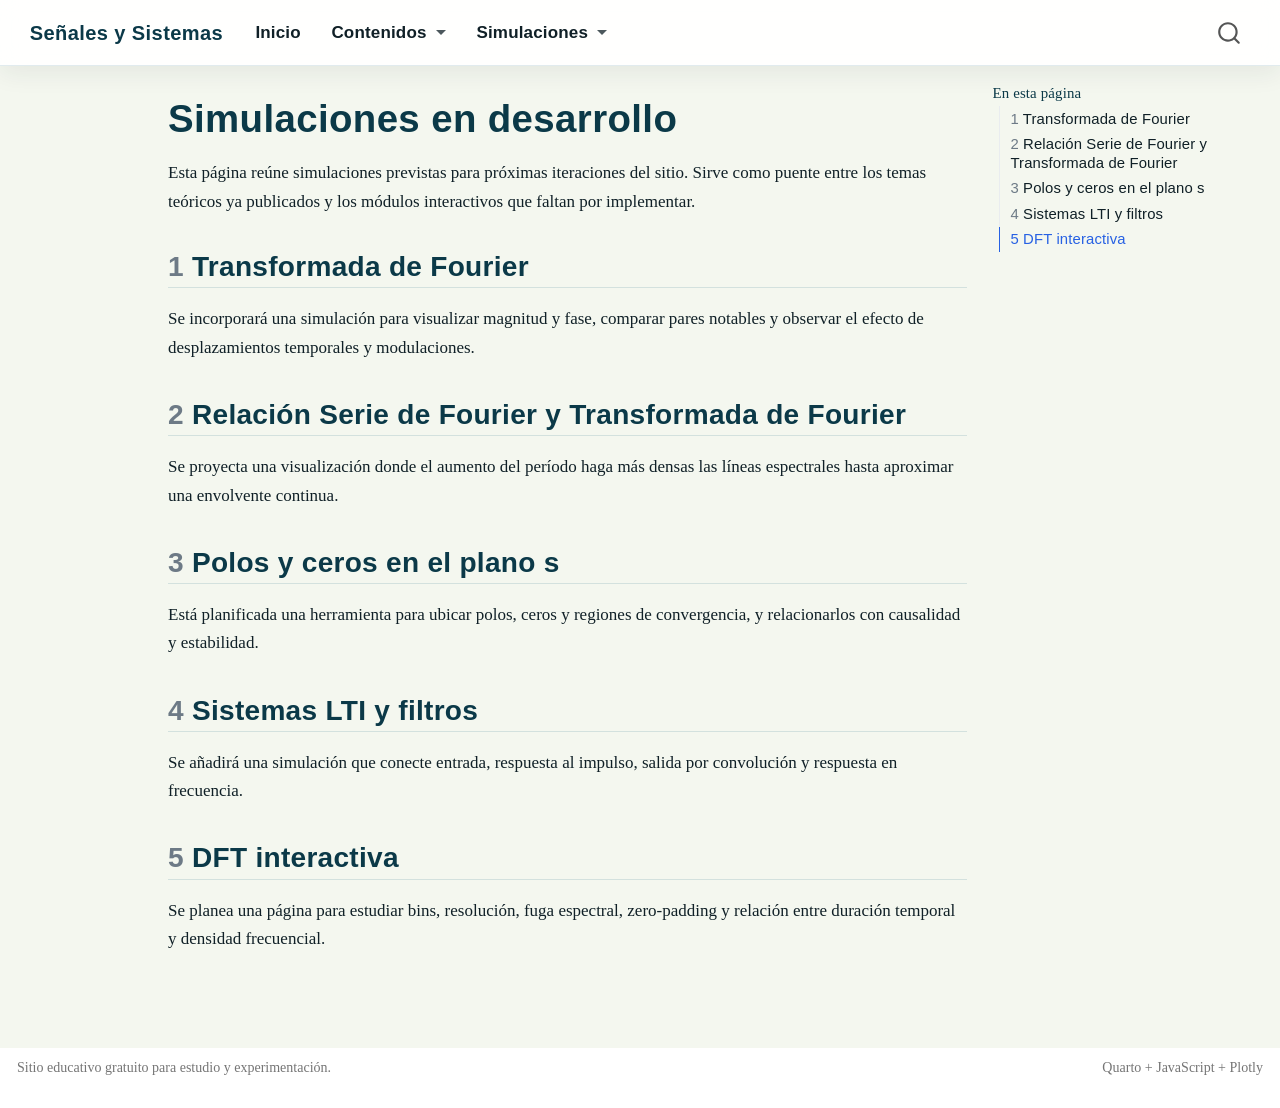
<file: docs/simulaciones/proximamente.html>
<!DOCTYPE html>
<html xmlns="http://www.w3.org/1999/xhtml" lang="es" xml:lang="es"><head>

<meta charset="utf-8">
<meta name="generator" content="quarto-1.9.37">

<meta name="viewport" content="width=device-width, initial-scale=1.0, user-scalable=yes">


<title>Simulaciones en desarrollo – Señales y Sistemas</title>
<style>
/* Default styles provided by pandoc.
** See https://pandoc.org/MANUAL.html#variables-for-html for config info.
*/
code{white-space: pre-wrap;}
span.smallcaps{font-variant: small-caps;}
div.columns{display: flex; gap: min(4vw, 1.5em);}
div.column{flex: auto; overflow-x: auto;}
div.hanging-indent{margin-left: 1.5em; text-indent: -1.5em;}
ul.task-list{list-style: none;}
ul.task-list li input[type="checkbox"] {
  width: 0.8em;
  margin: 0 0.8em 0.2em -1em; /* quarto-specific, see https://github.com/quarto-dev/quarto-cli/issues/4556 */ 
  vertical-align: middle;
}
</style>


<script src="../site_libs/quarto-nav/quarto-nav.js"></script>
<script src="../site_libs/quarto-nav/headroom.min.js"></script>
<script src="../site_libs/clipboard/clipboard.min.js"></script>
<script src="../site_libs/quarto-search/autocomplete.umd.js"></script>
<script src="../site_libs/quarto-search/fuse.min.js"></script>
<script src="../site_libs/quarto-search/quarto-search.js"></script>
<meta name="quarto:offset" content="../">
<script src="../site_libs/quarto-html/quarto.js" type="module"></script>
<script src="../site_libs/quarto-html/tabsets/tabsets.js" type="module"></script>
<script src="../site_libs/quarto-html/popper.min.js"></script>
<script src="../site_libs/quarto-html/tippy.umd.min.js"></script>
<script src="../site_libs/quarto-html/anchor.min.js"></script>
<link href="../site_libs/quarto-html/tippy.css" rel="stylesheet">
<link href="../site_libs/quarto-html/quarto-syntax-highlighting-7f8f88aac4f3542376d5c11b86a4c14d.css" rel="stylesheet" id="quarto-text-highlighting-styles">
<script src="../site_libs/bootstrap/bootstrap.min.js"></script>
<link href="../site_libs/bootstrap/bootstrap-icons.css" rel="stylesheet">
<link href="../site_libs/bootstrap/bootstrap-2c169b83e1fc2996b25bcc8774810429.min.css" rel="stylesheet" append-hash="true" id="quarto-bootstrap" data-mode="light">
<script id="quarto-search-options" type="application/json">{
  "location": "navbar",
  "copy-button": false,
  "collapse-after": 3,
  "panel-placement": "end",
  "type": "overlay",
  "limit": 50,
  "keyboard-shortcut": [
    "f",
    "/",
    "s"
  ],
  "show-item-context": false,
  "language": {
    "search-no-results-text": "No se han encontrado resultados",
    "search-matching-documents-text": "documentos encontrados",
    "search-copy-link-title": "Copiar el enlace en la búsqueda",
    "search-hide-matches-text": "Ocultar resultados adicionales",
    "search-more-match-text": "resultado adicional en este documento",
    "search-more-matches-text": "resultados adicionales en este documento",
    "search-clear-button-title": "Borrar",
    "search-text-placeholder": "",
    "search-detached-cancel-button-title": "Cancelar",
    "search-submit-button-title": "Enviar",
    "search-label": "Buscar"
  }
}</script>
<style>html{ scroll-behavior: smooth; }</style>


<link rel="stylesheet" href="../assets/css/styles.css">
</head>

<body class="nav-fixed quarto-light">

<div id="quarto-search-results"></div>
  <header id="quarto-header" class="headroom fixed-top">
    <nav class="navbar navbar-expand-lg " data-bs-theme="dark">
      <div class="navbar-container container-fluid">
      <div class="navbar-brand-container mx-auto">
    <a class="navbar-brand" href="../index.html">
    <span class="navbar-title">Señales y Sistemas</span>
    </a>
  </div>
            <div id="quarto-search" class="" title="Buscar"></div>
          <button class="navbar-toggler" type="button" data-bs-toggle="collapse" data-bs-target="#navbarCollapse" aria-controls="navbarCollapse" role="menu" aria-expanded="false" aria-label="Navegación de palanca" onclick="if (window.quartoToggleHeadroom) { window.quartoToggleHeadroom(); }">
  <span class="navbar-toggler-icon"></span>
</button>
          <div class="collapse navbar-collapse" id="navbarCollapse">
            <ul class="navbar-nav navbar-nav-scroll me-auto">
  <li class="nav-item">
    <a class="nav-link" href="../index.html"> 
<span class="menu-text">Inicio</span></a>
  </li>  
  <li class="nav-item dropdown ">
    <a class="nav-link dropdown-toggle" href="#" id="nav-menu-contenidos" role="link" data-bs-toggle="dropdown" aria-expanded="false">
 <span class="menu-text">Contenidos</span>
    </a>
    <ul class="dropdown-menu" aria-labelledby="nav-menu-contenidos">    
        <li>
    <a class="dropdown-item" href="../temas/serie-fourier.html">
 <span class="dropdown-text">Serie de Fourier</span></a>
  </li>  
        <li>
    <a class="dropdown-item" href="../temas/transformada-fourier.html">
 <span class="dropdown-text">Transformada de Fourier</span></a>
  </li>  
        <li>
    <a class="dropdown-item" href="../temas/distribuciones.html">
 <span class="dropdown-text">Distribuciones</span></a>
  </li>  
        <li>
    <a class="dropdown-item" href="../temas/relacion-sf-tf.html">
 <span class="dropdown-text">Relación SF/TF</span></a>
  </li>  
        <li>
    <a class="dropdown-item" href="../temas/laplace.html">
 <span class="dropdown-text">Laplace</span></a>
  </li>  
        <li>
    <a class="dropdown-item" href="../temas/propiedades-fourier.html">
 <span class="dropdown-text">Propiedades de Fourier</span></a>
  </li>  
        <li>
    <a class="dropdown-item" href="../temas/sistemas-lti-filtros.html">
 <span class="dropdown-text">Sistemas LTI y filtros</span></a>
  </li>  
        <li>
    <a class="dropdown-item" href="../temas/modulacion-muestreo.html">
 <span class="dropdown-text">Modulación y muestreo</span></a>
  </li>  
        <li>
    <a class="dropdown-item" href="../temas/dtft-dft-fft-dct.html">
 <span class="dropdown-text">DTFT, DFT, FFT y DCT</span></a>
  </li>  
    </ul>
  </li>
  <li class="nav-item dropdown ">
    <a class="nav-link dropdown-toggle" href="#" id="nav-menu-simulaciones" role="link" data-bs-toggle="dropdown" aria-expanded="false">
 <span class="menu-text">Simulaciones</span>
    </a>
    <ul class="dropdown-menu" aria-labelledby="nav-menu-simulaciones">    
        <li>
    <a class="dropdown-item" href="../simulaciones/sinusoide.html">
 <span class="dropdown-text">Sinusoide</span></a>
  </li>  
        <li>
    <a class="dropdown-item" href="../simulaciones/serie-fourier.html">
 <span class="dropdown-text">Serie de Fourier</span></a>
  </li>  
        <li>
    <a class="dropdown-item" href="../simulaciones/muestreo-aliasing.html">
 <span class="dropdown-text">Muestreo y aliasing</span></a>
  </li>  
        <li>
    <a class="dropdown-item" href="../simulaciones/proximamente.html">
 <span class="dropdown-text">Próximamente</span></a>
  </li>  
    </ul>
  </li>
</ul>
          </div> <!-- /navcollapse -->
            <div class="quarto-navbar-tools">
</div>
      </div> <!-- /container-fluid -->
    </nav>
</header>
<!-- content -->
<div id="quarto-content" class="quarto-container page-columns page-rows-contents page-layout-article page-navbar">
<!-- sidebar -->
<!-- margin-sidebar -->
    <div id="quarto-margin-sidebar" class="sidebar margin-sidebar">
        <nav id="TOC" role="doc-toc" class="toc-active">
    <h2 id="toc-title">En esta página</h2>
   
  <ul>
  <li><a href="#transformada-de-fourier" id="toc-transformada-de-fourier" class="nav-link active" data-scroll-target="#transformada-de-fourier"><span class="header-section-number">1</span> Transformada de Fourier</a></li>
  <li><a href="#relación-serie-de-fourier-y-transformada-de-fourier" id="toc-relación-serie-de-fourier-y-transformada-de-fourier" class="nav-link" data-scroll-target="#relación-serie-de-fourier-y-transformada-de-fourier"><span class="header-section-number">2</span> Relación Serie de Fourier y Transformada de Fourier</a></li>
  <li><a href="#polos-y-ceros-en-el-plano-s" id="toc-polos-y-ceros-en-el-plano-s" class="nav-link" data-scroll-target="#polos-y-ceros-en-el-plano-s"><span class="header-section-number">3</span> Polos y ceros en el plano s</a></li>
  <li><a href="#sistemas-lti-y-filtros" id="toc-sistemas-lti-y-filtros" class="nav-link" data-scroll-target="#sistemas-lti-y-filtros"><span class="header-section-number">4</span> Sistemas LTI y filtros</a></li>
  <li><a href="#dft-interactiva" id="toc-dft-interactiva" class="nav-link" data-scroll-target="#dft-interactiva"><span class="header-section-number">5</span> DFT interactiva</a></li>
  </ul>
</nav>
    </div>
<!-- main -->
<main class="content" id="quarto-document-content">

<header id="title-block-header" class="quarto-title-block default">
<div class="quarto-title">
<h1 class="title">Simulaciones en desarrollo</h1>
</div>



<div class="quarto-title-meta">

    
  
    
  </div>
  


</header>


<p>Esta página reúne simulaciones previstas para próximas iteraciones del sitio. Sirve como puente entre los temas teóricos ya publicados y los módulos interactivos que faltan por implementar.</p>
<section id="transformada-de-fourier" class="level2" data-number="1">
<h2 data-number="1" class="anchored" data-anchor-id="transformada-de-fourier"><span class="header-section-number">1</span> Transformada de Fourier</h2>
<p>Se incorporará una simulación para visualizar magnitud y fase, comparar pares notables y observar el efecto de desplazamientos temporales y modulaciones.</p>
</section>
<section id="relación-serie-de-fourier-y-transformada-de-fourier" class="level2" data-number="2">
<h2 data-number="2" class="anchored" data-anchor-id="relación-serie-de-fourier-y-transformada-de-fourier"><span class="header-section-number">2</span> Relación Serie de Fourier y Transformada de Fourier</h2>
<p>Se proyecta una visualización donde el aumento del período haga más densas las líneas espectrales hasta aproximar una envolvente continua.</p>
</section>
<section id="polos-y-ceros-en-el-plano-s" class="level2" data-number="3">
<h2 data-number="3" class="anchored" data-anchor-id="polos-y-ceros-en-el-plano-s"><span class="header-section-number">3</span> Polos y ceros en el plano s</h2>
<p>Está planificada una herramienta para ubicar polos, ceros y regiones de convergencia, y relacionarlos con causalidad y estabilidad.</p>
</section>
<section id="sistemas-lti-y-filtros" class="level2" data-number="4">
<h2 data-number="4" class="anchored" data-anchor-id="sistemas-lti-y-filtros"><span class="header-section-number">4</span> Sistemas LTI y filtros</h2>
<p>Se añadirá una simulación que conecte entrada, respuesta al impulso, salida por convolución y respuesta en frecuencia.</p>
</section>
<section id="dft-interactiva" class="level2" data-number="5">
<h2 data-number="5" class="anchored" data-anchor-id="dft-interactiva"><span class="header-section-number">5</span> DFT interactiva</h2>
<p>Se planea una página para estudiar bins, resolución, fuga espectral, zero-padding y relación entre duración temporal y densidad frecuencial.</p>


</section>

</main> <!-- /main -->
<script id="quarto-html-after-body" type="application/javascript">
  window.document.addEventListener("DOMContentLoaded", function (event) {
    const icon = "";
    const anchorJS = new window.AnchorJS();
    anchorJS.options = {
      placement: 'right',
      icon: icon
    };
    anchorJS.add('.anchored');
    const isCodeAnnotation = (el) => {
      for (const clz of el.classList) {
        if (clz.startsWith('code-annotation-')) {                     
          return true;
        }
      }
      return false;
    }
    const onCopySuccess = function(e) {
      // button target
      const button = e.trigger;
      // don't keep focus
      button.blur();
      // flash "checked"
      button.classList.add('code-copy-button-checked');
      var currentTitle = button.getAttribute("title");
      button.setAttribute("title", "Copiado");
      let tooltip;
      if (window.bootstrap) {
        button.setAttribute("data-bs-toggle", "tooltip");
        button.setAttribute("data-bs-placement", "left");
        button.setAttribute("data-bs-title", "Copiado");
        tooltip = new bootstrap.Tooltip(button, 
          { trigger: "manual", 
            customClass: "code-copy-button-tooltip",
            offset: [0, -8]});
        tooltip.show();    
      }
      setTimeout(function() {
        if (tooltip) {
          tooltip.hide();
          button.removeAttribute("data-bs-title");
          button.removeAttribute("data-bs-toggle");
          button.removeAttribute("data-bs-placement");
        }
        button.setAttribute("title", currentTitle);
        button.classList.remove('code-copy-button-checked');
      }, 1000);
      // clear code selection
      e.clearSelection();
    }
    const getTextToCopy = function(trigger) {
      const outerScaffold = trigger.parentElement.cloneNode(true);
      const codeEl = outerScaffold.querySelector('code');
      for (const childEl of codeEl.children) {
        if (isCodeAnnotation(childEl)) {
          childEl.remove();
        }
      }
      return codeEl.innerText;
    }
    const clipboard = new window.ClipboardJS('.code-copy-button:not([data-in-quarto-modal])', {
      text: getTextToCopy
    });
    clipboard.on('success', onCopySuccess);
    if (window.document.getElementById('quarto-embedded-source-code-modal')) {
      const clipboardModal = new window.ClipboardJS('.code-copy-button[data-in-quarto-modal]', {
        text: getTextToCopy,
        container: window.document.getElementById('quarto-embedded-source-code-modal')
      });
      clipboardModal.on('success', onCopySuccess);
    }
      var localhostRegex = new RegExp(/^(?:http|https):\/\/localhost\:?[0-9]*\//);
      var mailtoRegex = new RegExp(/^mailto:/);
        var filterRegex = new RegExp('/' + window.location.host + '/');
      var isInternal = (href) => {
          return filterRegex.test(href) || localhostRegex.test(href) || mailtoRegex.test(href);
      }
      // Inspect non-navigation links and adorn them if external
     var links = window.document.querySelectorAll('a[href]:not(.nav-link):not(.navbar-brand):not(.toc-action):not(.sidebar-link):not(.sidebar-item-toggle):not(.pagination-link):not(.no-external):not([aria-hidden]):not(.dropdown-item):not(.quarto-navigation-tool):not(.about-link)');
      for (var i=0; i<links.length; i++) {
        const link = links[i];
        if (!isInternal(link.href)) {
          // undo the damage that might have been done by quarto-nav.js in the case of
          // links that we want to consider external
          if (link.dataset.originalHref !== undefined) {
            link.href = link.dataset.originalHref;
          }
        }
      }
    function tippyHover(el, contentFn, onTriggerFn, onUntriggerFn) {
      const config = {
        allowHTML: true,
        maxWidth: 500,
        delay: 100,
        arrow: false,
        appendTo: function(el) {
            return el.parentElement;
        },
        interactive: true,
        interactiveBorder: 10,
        theme: 'quarto',
        placement: 'bottom-start',
      };
      if (contentFn) {
        config.content = contentFn;
      }
      if (onTriggerFn) {
        config.onTrigger = onTriggerFn;
      }
      if (onUntriggerFn) {
        config.onUntrigger = onUntriggerFn;
      }
      window.tippy(el, config); 
    }
    const noterefs = window.document.querySelectorAll('a[role="doc-noteref"]');
    for (var i=0; i<noterefs.length; i++) {
      const ref = noterefs[i];
      tippyHover(ref, function() {
        // use id or data attribute instead here
        let href = ref.getAttribute('data-footnote-href') || ref.getAttribute('href');
        try { href = new URL(href).hash; } catch {}
        const id = href.replace(/^#\/?/, "");
        const note = window.document.getElementById(id);
        if (note) {
          return note.innerHTML;
        } else {
          return "";
        }
      });
    }
    const xrefs = window.document.querySelectorAll('a.quarto-xref');
    const processXRef = (id, note) => {
      // Strip column container classes
      const stripColumnClz = (el) => {
        el.classList.remove("page-full", "page-columns");
        if (el.children) {
          for (const child of el.children) {
            stripColumnClz(child);
          }
        }
      }
      stripColumnClz(note)
      if (id === null || id.startsWith('sec-')) {
        // Special case sections, only their first couple elements
        const container = document.createElement("div");
        if (note.children && note.children.length > 2) {
          container.appendChild(note.children[0].cloneNode(true));
          for (let i = 1; i < note.children.length; i++) {
            const child = note.children[i];
            if (child.tagName === "P" && child.innerText === "") {
              continue;
            } else {
              container.appendChild(child.cloneNode(true));
              break;
            }
          }
          if (window.Quarto?.typesetMath) {
            window.Quarto.typesetMath(container);
          }
          return container.innerHTML
        } else {
          if (window.Quarto?.typesetMath) {
            window.Quarto.typesetMath(note);
          }
          return note.innerHTML;
        }
      } else {
        // Remove any anchor links if they are present
        const anchorLink = note.querySelector('a.anchorjs-link');
        if (anchorLink) {
          anchorLink.remove();
        }
        if (window.Quarto?.typesetMath) {
          window.Quarto.typesetMath(note);
        }
        if (note.classList.contains("callout")) {
          return note.outerHTML;
        } else {
          return note.innerHTML;
        }
      }
    }
    for (var i=0; i<xrefs.length; i++) {
      const xref = xrefs[i];
      tippyHover(xref, undefined, function(instance) {
        instance.disable();
        let url = xref.getAttribute('href');
        let hash = undefined; 
        if (url.startsWith('#')) {
          hash = url;
        } else {
          try { hash = new URL(url).hash; } catch {}
        }
        if (hash) {
          const id = hash.replace(/^#\/?/, "");
          const note = window.document.getElementById(id);
          if (note !== null) {
            try {
              const html = processXRef(id, note.cloneNode(true));
              instance.setContent(html);
            } finally {
              instance.enable();
              instance.show();
            }
          } else {
            // See if we can fetch this
            fetch(url.split('#')[0])
            .then(res => res.text())
            .then(html => {
              const parser = new DOMParser();
              const htmlDoc = parser.parseFromString(html, "text/html");
              const note = htmlDoc.getElementById(id);
              if (note !== null) {
                const html = processXRef(id, note);
                instance.setContent(html);
              } 
            }).finally(() => {
              instance.enable();
              instance.show();
            });
          }
        } else {
          // See if we can fetch a full url (with no hash to target)
          // This is a special case and we should probably do some content thinning / targeting
          fetch(url)
          .then(res => res.text())
          .then(html => {
            const parser = new DOMParser();
            const htmlDoc = parser.parseFromString(html, "text/html");
            const note = htmlDoc.querySelector('main.content');
            if (note !== null) {
              // This should only happen for chapter cross references
              // (since there is no id in the URL)
              // remove the first header
              if (note.children.length > 0 && note.children[0].tagName === "HEADER") {
                note.children[0].remove();
              }
              const html = processXRef(null, note);
              instance.setContent(html);
            } 
          }).finally(() => {
            instance.enable();
            instance.show();
          });
        }
      }, function(instance) {
      });
    }
        let selectedAnnoteEl;
        const selectorForAnnotation = ( cell, annotation) => {
          let cellAttr = 'data-code-cell="' + cell + '"';
          let lineAttr = 'data-code-annotation="' +  annotation + '"';
          const selector = 'span[' + cellAttr + '][' + lineAttr + ']';
          return selector;
        }
        const selectCodeLines = (annoteEl) => {
          const doc = window.document;
          const targetCell = annoteEl.getAttribute("data-target-cell");
          const targetAnnotation = annoteEl.getAttribute("data-target-annotation");
          const annoteSpan = window.document.querySelector(selectorForAnnotation(targetCell, targetAnnotation));
          const lines = annoteSpan.getAttribute("data-code-lines").split(",");
          const lineIds = lines.map((line) => {
            return targetCell + "-" + line;
          })
          let top = null;
          let height = null;
          let parent = null;
          if (lineIds.length > 0) {
              //compute the position of the single el (top and bottom and make a div)
              const el = window.document.getElementById(lineIds[0]);
              top = el.offsetTop;
              height = el.offsetHeight;
              parent = el.parentElement.parentElement;
            if (lineIds.length > 1) {
              const lastEl = window.document.getElementById(lineIds[lineIds.length - 1]);
              const bottom = lastEl.offsetTop + lastEl.offsetHeight;
              height = bottom - top;
            }
            if (top !== null && height !== null && parent !== null) {
              // cook up a div (if necessary) and position it 
              let div = window.document.getElementById("code-annotation-line-highlight");
              if (div === null) {
                div = window.document.createElement("div");
                div.setAttribute("id", "code-annotation-line-highlight");
                div.style.position = 'absolute';
                parent.appendChild(div);
              }
              div.style.top = top - 2 + "px";
              div.style.height = height + 4 + "px";
              div.style.left = 0;
              let gutterDiv = window.document.getElementById("code-annotation-line-highlight-gutter");
              if (gutterDiv === null) {
                gutterDiv = window.document.createElement("div");
                gutterDiv.setAttribute("id", "code-annotation-line-highlight-gutter");
                gutterDiv.style.position = 'absolute';
                const codeCell = window.document.getElementById(targetCell);
                const gutter = codeCell.querySelector('.code-annotation-gutter');
                gutter.appendChild(gutterDiv);
              }
              gutterDiv.style.top = top - 2 + "px";
              gutterDiv.style.height = height + 4 + "px";
            }
            selectedAnnoteEl = annoteEl;
          }
        };
        const unselectCodeLines = () => {
          const elementsIds = ["code-annotation-line-highlight", "code-annotation-line-highlight-gutter"];
          elementsIds.forEach((elId) => {
            const div = window.document.getElementById(elId);
            if (div) {
              div.remove();
            }
          });
          selectedAnnoteEl = undefined;
        };
          // Handle positioning of the toggle
      window.addEventListener(
        "resize",
        throttle(() => {
          elRect = undefined;
          if (selectedAnnoteEl) {
            selectCodeLines(selectedAnnoteEl);
          }
        }, 10)
      );
      function throttle(fn, ms) {
      let throttle = false;
      let timer;
        return (...args) => {
          if(!throttle) { // first call gets through
              fn.apply(this, args);
              throttle = true;
          } else { // all the others get throttled
              if(timer) clearTimeout(timer); // cancel #2
              timer = setTimeout(() => {
                fn.apply(this, args);
                timer = throttle = false;
              }, ms);
          }
        };
      }
        // Attach click handler to the DT
        const annoteDls = window.document.querySelectorAll('dt[data-target-cell]');
        for (const annoteDlNode of annoteDls) {
          annoteDlNode.addEventListener('click', (event) => {
            const clickedEl = event.target;
            if (clickedEl !== selectedAnnoteEl) {
              unselectCodeLines();
              const activeEl = window.document.querySelector('dt[data-target-cell].code-annotation-active');
              if (activeEl) {
                activeEl.classList.remove('code-annotation-active');
              }
              selectCodeLines(clickedEl);
              clickedEl.classList.add('code-annotation-active');
            } else {
              // Unselect the line
              unselectCodeLines();
              clickedEl.classList.remove('code-annotation-active');
            }
          });
        }
    const findCites = (el) => {
      const parentEl = el.parentElement;
      if (parentEl) {
        const cites = parentEl.dataset.cites;
        if (cites) {
          return {
            el,
            cites: cites.split(' ')
          };
        } else {
          return findCites(el.parentElement)
        }
      } else {
        return undefined;
      }
    };
    var bibliorefs = window.document.querySelectorAll('a[role="doc-biblioref"]');
    for (var i=0; i<bibliorefs.length; i++) {
      const ref = bibliorefs[i];
      const citeInfo = findCites(ref);
      if (citeInfo) {
        tippyHover(citeInfo.el, function() {
          var popup = window.document.createElement('div');
          citeInfo.cites.forEach(function(cite) {
            var citeDiv = window.document.createElement('div');
            citeDiv.classList.add('hanging-indent');
            citeDiv.classList.add('csl-entry');
            var biblioDiv = window.document.getElementById('ref-' + cite);
            if (biblioDiv) {
              citeDiv.innerHTML = biblioDiv.innerHTML;
            }
            popup.appendChild(citeDiv);
          });
          return popup.innerHTML;
        });
      }
    }
  });
  </script>
</div> <!-- /content -->
<footer class="footer">
  <div class="nav-footer">
    <div class="nav-footer-left">
<p>Sitio educativo gratuito para estudio y experimentación.</p>
</div>   
    <div class="nav-footer-center">
      &nbsp;
    </div>
    <div class="nav-footer-right">
<p>Quarto + JavaScript + Plotly</p>
</div>
  </div>
</footer>




<script src="../site_libs/quarto-html/zenscroll-min.js"></script>
</body></html>
</file>
<file: docs/site_libs/quarto-html/tippy.css>
.tippy-box[data-animation=fade][data-state=hidden]{opacity:0}[data-tippy-root]{max-width:calc(100vw - 10px)}.tippy-box{position:relative;background-color:#333;color:#fff;border-radius:4px;font-size:14px;line-height:1.4;white-space:normal;outline:0;transition-property:transform,visibility,opacity}.tippy-box[data-placement^=top]>.tippy-arrow{bottom:0}.tippy-box[data-placement^=top]>.tippy-arrow:before{bottom:-7px;left:0;border-width:8px 8px 0;border-top-color:initial;transform-origin:center top}.tippy-box[data-placement^=bottom]>.tippy-arrow{top:0}.tippy-box[data-placement^=bottom]>.tippy-arrow:before{top:-7px;left:0;border-width:0 8px 8px;border-bottom-color:initial;transform-origin:center bottom}.tippy-box[data-placement^=left]>.tippy-arrow{right:0}.tippy-box[data-placement^=left]>.tippy-arrow:before{border-width:8px 0 8px 8px;border-left-color:initial;right:-7px;transform-origin:center left}.tippy-box[data-placement^=right]>.tippy-arrow{left:0}.tippy-box[data-placement^=right]>.tippy-arrow:before{left:-7px;border-width:8px 8px 8px 0;border-right-color:initial;transform-origin:center right}.tippy-box[data-inertia][data-state=visible]{transition-timing-function:cubic-bezier(.54,1.5,.38,1.11)}.tippy-arrow{width:16px;height:16px;color:#333}.tippy-arrow:before{content:"";position:absolute;border-color:transparent;border-style:solid}.tippy-content{position:relative;padding:5px 9px;z-index:1}
</file>
<file: docs/site_libs/quarto-html/quarto-syntax-highlighting-7f8f88aac4f3542376d5c11b86a4c14d.css>
/* quarto syntax highlight colors */
:root {
  --quarto-hl-ot-color: #003B4F;
  --quarto-hl-at-color: #657422;
  --quarto-hl-ss-color: #20794D;
  --quarto-hl-an-color: #5E5E5E;
  --quarto-hl-fu-color: #4758AB;
  --quarto-hl-st-color: #20794D;
  --quarto-hl-cf-color: #003B4F;
  --quarto-hl-op-color: #5E5E5E;
  --quarto-hl-er-color: #AD0000;
  --quarto-hl-bn-color: #AD0000;
  --quarto-hl-al-color: #AD0000;
  --quarto-hl-va-color: #111111;
  --quarto-hl-bu-color: inherit;
  --quarto-hl-ex-color: inherit;
  --quarto-hl-pp-color: #AD0000;
  --quarto-hl-in-color: #5E5E5E;
  --quarto-hl-vs-color: #20794D;
  --quarto-hl-wa-color: #5E5E5E;
  --quarto-hl-do-color: #5E5E5E;
  --quarto-hl-im-color: #00769E;
  --quarto-hl-ch-color: #20794D;
  --quarto-hl-dt-color: #AD0000;
  --quarto-hl-fl-color: #AD0000;
  --quarto-hl-co-color: #5E5E5E;
  --quarto-hl-cv-color: #5E5E5E;
  --quarto-hl-cn-color: #8f5902;
  --quarto-hl-sc-color: #5E5E5E;
  --quarto-hl-dv-color: #AD0000;
  --quarto-hl-kw-color: #003B4F;
}

/* other quarto variables */
:root {
  --quarto-font-monospace: SFMono-Regular, Menlo, Monaco, Consolas, "Liberation Mono", "Courier New", monospace;
}

/* syntax highlight based on Pandoc's rules */
pre > code.sourceCode > span {
  color: #003B4F;
}

code.sourceCode > span {
  color: #003B4F;
}

div.sourceCode,
div.sourceCode pre.sourceCode {
  color: #003B4F;
}

/* Normal */
code span {
  color: #003B4F;
}

/* Alert */
code span.al {
  color: #AD0000;
  font-style: inherit;
}

/* Annotation */
code span.an {
  color: #5E5E5E;
  font-style: inherit;
}

/* Attribute */
code span.at {
  color: #657422;
  font-style: inherit;
}

/* BaseN */
code span.bn {
  color: #AD0000;
  font-style: inherit;
}

/* BuiltIn */
code span.bu {
  font-style: inherit;
}

/* ControlFlow */
code span.cf {
  color: #003B4F;
  font-weight: bold;
  font-style: inherit;
}

/* Char */
code span.ch {
  color: #20794D;
  font-style: inherit;
}

/* Constant */
code span.cn {
  color: #8f5902;
  font-style: inherit;
}

/* Comment */
code span.co {
  color: #5E5E5E;
  font-style: inherit;
}

/* CommentVar */
code span.cv {
  color: #5E5E5E;
  font-style: italic;
}

/* Documentation */
code span.do {
  color: #5E5E5E;
  font-style: italic;
}

/* DataType */
code span.dt {
  color: #AD0000;
  font-style: inherit;
}

/* DecVal */
code span.dv {
  color: #AD0000;
  font-style: inherit;
}

/* Error */
code span.er {
  color: #AD0000;
  font-style: inherit;
}

/* Extension */
code span.ex {
  font-style: inherit;
}

/* Float */
code span.fl {
  color: #AD0000;
  font-style: inherit;
}

/* Function */
code span.fu {
  color: #4758AB;
  font-style: inherit;
}

/* Import */
code span.im {
  color: #00769E;
  font-style: inherit;
}

/* Information */
code span.in {
  color: #5E5E5E;
  font-style: inherit;
}

/* Keyword */
code span.kw {
  color: #003B4F;
  font-weight: bold;
  font-style: inherit;
}

/* Operator */
code span.op {
  color: #5E5E5E;
  font-style: inherit;
}

/* Other */
code span.ot {
  color: #003B4F;
  font-style: inherit;
}

/* Preprocessor */
code span.pp {
  color: #AD0000;
  font-style: inherit;
}

/* SpecialChar */
code span.sc {
  color: #5E5E5E;
  font-style: inherit;
}

/* SpecialString */
code span.ss {
  color: #20794D;
  font-style: inherit;
}

/* String */
code span.st {
  color: #20794D;
  font-style: inherit;
}

/* Variable */
code span.va {
  color: #111111;
  font-style: inherit;
}

/* VerbatimString */
code span.vs {
  color: #20794D;
  font-style: inherit;
}

/* Warning */
code span.wa {
  color: #5E5E5E;
  font-style: italic;
}

.prevent-inlining {
  content: "</";
}

/*# sourceMappingURL=789ad8cd35626ba772517505b42a116e.css.map */
</file>
<file: docs/assets/css/styles.css>
html {
  scroll-behavior: smooth;
}

:root {
  --color-bg: #f4f7ef;
  --color-surface: #ffffff;
  --color-surface-soft: #f9fbf6;
  --color-ink: #102027;
  --color-muted: #556777;
  --color-primary: #0f4c5c;
  --color-primary-strong: #0b3948;
  --color-secondary: #1d6f8f;
  --color-accent: #2a9d8f;
  --color-accent-soft: #e6f4ef;
  --color-warning: #f77f00;
  --color-warning-soft: #fff3e0;
  --color-danger: #d62828;
  --color-danger-soft: #fdeaea;
  --color-border: #d8e2dc;
  --color-grid: #d8e2dc;
  --color-shadow: rgba(24, 46, 58, 0.12);
  --color-note-bg: #eaf4fb;
  --color-note-border: #1d6f8f;
  --color-tip-bg: #e6f4ef;
  --color-tip-border: #2a9d8f;
  --color-warning-bg: #fdeaea;
  --color-warning-border: #d62828;
  --color-important-bg: #fff3e0;
  --color-important-border: #f77f00;
  --shadow-soft: 0 14px 38px rgba(24, 46, 58, 0.08);
  --shadow-strong: 0 18px 46px rgba(24, 46, 58, 0.13);
  --radius-lg: 1.15rem;
  --radius-md: 0.9rem;
}

body {
  margin: 0;
  color: var(--color-ink);
  font-family: "Palatino Linotype", "Book Antiqua", Georgia, serif;
  background-color: var(--color-bg);
  overflow-x: hidden;
}

h1,
h2,
h3,
h4,
h5,
h6,
.navbar-brand,
.menu-text,
.nav-link {
  font-family: "Segoe UI Variable Display", "Trebuchet MS", "Gill Sans", sans-serif;
  letter-spacing: 0.01em;
}

h1,
h2,
h3 {
  color: var(--color-primary-strong);
}

h1 {
  font-size: clamp(2rem, 3vw, 2.8rem);
}

h2 {
  margin-top: 2.1rem;
  padding-bottom: 0.2rem;
  border-bottom: 1px solid rgba(13, 95, 123, 0.14);
}

p,
li,
td,
th {
  line-height: 1.68;
}

a {
  color: var(--color-primary);
  text-decoration-thickness: 0.08em;
  text-underline-offset: 0.14em;
}

a:hover,
a:focus {
  color: var(--color-secondary);
}

.content,
.quarto-title-block {
  max-width: 78rem;
}

.navbar {
  background-color: rgba(255, 255, 255, 0.92);
  border-bottom: 1px solid rgba(13, 95, 123, 0.12);
  box-shadow: 0 8px 24px rgba(24, 46, 58, 0.07);
  backdrop-filter: blur(12px);
}

.navbar-brand {
  color: var(--color-primary-strong) !important;
  font-size: 1.18rem;
  font-weight: 800;
  letter-spacing: 0.02em;
}

.navbar-brand:hover,
.navbar-brand:focus {
  color: var(--color-secondary) !important;
}

.navbar-nav .nav-link,
.navbar-nav .dropdown-toggle {
  color: var(--color-ink) !important;
  border-radius: 999px;
  font-weight: 700;
  padding: 0.55rem 0.9rem !important;
  transition: background-color 160ms ease, color 160ms ease, transform 160ms ease;
}

.navbar-nav .nav-link:hover,
.navbar-nav .nav-link:focus,
.navbar-nav .dropdown-toggle:hover,
.navbar-nav .dropdown-toggle:focus {
  color: var(--color-primary-strong) !important;
  background-color: rgba(13, 95, 123, 0.1);
  transform: translateY(-1px);
}

.navbar-nav .nav-link.active,
.navbar-nav .show > .dropdown-toggle {
  color: #ffffff !important;
  background-color: var(--color-primary);
  box-shadow: 0 10px 24px rgba(13, 95, 123, 0.2);
}

.dropdown-menu {
  border: 1px solid rgba(13, 95, 123, 0.14);
  border-radius: 1rem;
  box-shadow: var(--shadow-soft);
}

.dropdown-item:active,
.dropdown-item:focus,
.dropdown-item:hover {
  background-color: rgba(29, 111, 143, 0.1);
  color: var(--color-primary-strong);
}

.quarto-title-banner {
  background-color: #eef4ed;
  border-bottom: 1px solid rgba(13, 95, 123, 0.12);
}

.callout {
  border: 1px solid var(--color-border);
  border-left-width: 0.5rem;
  border-radius: var(--radius-md);
  box-shadow: var(--shadow-soft);
  overflow: hidden;
}

.callout .callout-header {
  background: rgba(255, 255, 255, 0.3);
}

.callout.callout-note {
  background-color: var(--color-note-bg);
  border-color: var(--color-note-border);
}

.callout.callout-tip {
  background-color: var(--color-tip-bg);
  border-color: var(--color-tip-border);
}

.callout.callout-warning {
  background-color: var(--color-warning-bg);
  border-color: var(--color-warning-border);
}

.callout.callout-important {
  background-color: var(--color-important-bg);
  border-color: var(--color-important-border);
}

.callout.callout-note .callout-header,
.callout.callout-tip .callout-header {
  color: var(--color-primary-strong);
  font-weight: 800;
}

.callout.callout-important .callout-header {
  color: #8a4b00;
  font-weight: 800;
}

.callout.callout-warning .callout-header {
  color: #8f2020;
  font-weight: 800;
}

.table,
table {
  overflow: hidden;
  background-color: rgba(255, 255, 255, 0.96);
  border: 1px solid var(--color-border);
  border-radius: var(--radius-md);
  box-shadow: 0 10px 30px rgba(24, 46, 58, 0.05);
}

table th {
  background-color: rgba(13, 95, 123, 0.11);
  color: var(--color-primary-strong);
  font-family: "Segoe UI Variable Display", "Trebuchet MS", sans-serif;
}

tbody tr:nth-child(even) {
  background-color: rgba(13, 95, 123, 0.025);
}

.link-grid {
  display: grid;
  gap: 1rem;
  grid-template-columns: repeat(auto-fit, minmax(230px, 1fr));
  margin: 2rem 0;
}

.link-card {
  display: flex;
  flex-direction: column;
  gap: 0.55rem;
  min-height: 13rem;
  padding: 1.35rem;
  border: 1px solid rgba(13, 95, 123, 0.14);
  border-top: 0.38rem solid var(--color-primary);
  border-radius: var(--radius-lg);
  background-color: rgba(255, 255, 255, 0.97);
  box-shadow: var(--shadow-soft);
  text-decoration: none;
  transition: transform 180ms ease, box-shadow 180ms ease, border-color 180ms ease;
}

.link-card:hover,
.link-card:focus {
  transform: translateY(-4px);
  box-shadow: var(--shadow-strong);
  border-color: rgba(29, 111, 143, 0.26);
}

.link-card strong {
  color: var(--color-primary-strong);
  font-family: "Segoe UI Variable Display", "Trebuchet MS", sans-serif;
  font-size: 1.08rem;
}

.link-card strong a {
  color: inherit;
  text-decoration: none;
}

.link-card strong a:hover,
.link-card strong a:focus {
  color: var(--color-secondary);
}

.link-card span:last-child {
  color: var(--color-muted);
}

.link-card__eyebrow {
  color: var(--color-warning);
  font-size: 0.78rem;
  font-weight: 800;
  letter-spacing: 0.09em;
  text-transform: uppercase;
}

.simulation-shell {
  display: grid;
  gap: 1.2rem;
  margin-top: 1.6rem;
  align-items: start;
}

.dual-plot-grid {
  display: grid;
  gap: 1.2rem;
  grid-template-columns: repeat(2, minmax(0, 1fr));
}

.sim-grid {
  display: grid;
  gap: 1.2rem;
  grid-template-columns: 1fr;
}

.sim-card {
  padding: 1.35rem;
  border: 1px solid rgba(13, 95, 123, 0.12);
  border-radius: var(--radius-lg);
  background-color: rgba(255, 255, 255, 0.97);
  box-shadow: var(--shadow-soft);
}

.sim-card--controls,
.sim-card--plot,
.sim-card--diagnostics {
  width: 100%;
}

.sim-card h2 {
  margin-top: 0;
  margin-bottom: 1rem;
  padding-bottom: 0;
  border-bottom: none;
  font-size: 1.15rem;
}

.sim-card-title,
.sim-section-title {
  margin: 0 0 1rem;
  color: var(--color-primary-strong);
  font-family: "Segoe UI Variable Display", "Trebuchet MS", sans-serif;
  font-weight: 800;
  line-height: 1.2;
}

.sim-section-title {
  margin-top: 1.5rem;
  margin-bottom: 0.55rem;
  font-size: 1.2rem;
}

.sim-section-lead {
  margin-bottom: 1rem;
  color: var(--color-muted);
}

.sim-card-kicker {
  margin: 1rem 0 0.55rem;
  color: var(--color-primary);
  font-family: "Segoe UI Variable Display", "Trebuchet MS", sans-serif;
  font-size: 0.9rem;
  font-weight: 800;
  letter-spacing: 0.03em;
}

.control-grid {
  display: grid;
  gap: 1rem 1.1rem;
  grid-template-columns: repeat(auto-fit, minmax(210px, 1fr));
  align-items: start;
}

.control-field {
  display: grid;
  gap: 0.45rem;
  font-family: "Segoe UI Variable Display", "Trebuchet MS", sans-serif;
  font-weight: 700;
  color: var(--color-primary-strong);
}

.control-field label {
  display: block;
}

.control-inline {
  display: grid;
  gap: 0.75rem;
  grid-template-columns: minmax(0, 1fr) 7rem;
  align-items: center;
}

.sim-card--controls .control-inline {
  gap: 0.7rem;
}

.control-readout {
  display: inline-flex;
  align-items: center;
  justify-content: center;
  min-height: 2.6rem;
  padding: 0.45rem 0.7rem;
  border: 1px solid rgba(13, 95, 123, 0.16);
  border-radius: 0.78rem;
  background-color: var(--color-surface-soft);
  color: var(--color-primary-strong);
  font-family: "Segoe UI Variable Display", "Trebuchet MS", sans-serif;
  font-weight: 800;
}

input[type="number"],
select,
input[type="range"] {
  font-family: "Segoe UI Variable Display", "Trebuchet MS", sans-serif;
}

input[type="number"],
select {
  width: 100%;
  padding: 0.48rem 0.68rem;
  color: var(--color-ink);
  background-color: #ffffff;
  border: 1px solid rgba(13, 95, 123, 0.24);
  border-radius: 0.78rem;
  transition: border-color 150ms ease, box-shadow 150ms ease;
}

input[type="number"]:focus {
  outline: none;
  border-color: var(--color-secondary);
  box-shadow: 0 0 0 3px rgba(29, 111, 143, 0.14);
}

select:focus {
  outline: none;
  border-color: var(--color-secondary);
  box-shadow: 0 0 0 3px rgba(29, 111, 143, 0.14);
}

input[type="range"] {
  width: 100%;
  appearance: none;
  height: 0.5rem;
  border-radius: 999px;
  background-color: rgba(13, 95, 123, 0.16);
  outline: none;
}

input[type="range"]::-webkit-slider-thumb {
  appearance: none;
  width: 1.05rem;
  height: 1.05rem;
  border: 2px solid #ffffff;
  border-radius: 50%;
  background-color: var(--color-primary);
  box-shadow: 0 4px 14px rgba(13, 95, 123, 0.28);
  cursor: pointer;
}

input[type="range"]::-moz-range-thumb {
  width: 1.05rem;
  height: 1.05rem;
  border: 2px solid #ffffff;
  border-radius: 50%;
  background-color: var(--color-primary);
  box-shadow: 0 4px 14px rgba(13, 95, 123, 0.28);
  cursor: pointer;
}

.formula-panel {
  min-height: 4.75rem;
  padding: 1rem;
  border: 1px solid rgba(15, 76, 92, 0.18);
  border-radius: 1rem;
  background-color: rgba(230, 244, 239, 0.8);
  box-shadow: inset 0 1px 0 rgba(255, 255, 255, 0.75);
  overflow-x: auto;
}

.metric-grid {
  display: grid;
  gap: 0.9rem;
  grid-template-columns: repeat(auto-fit, minmax(160px, 1fr));
  margin-top: 1rem;
}

.metric-card {
  padding: 0.95rem 1rem;
  border: 1px solid rgba(13, 95, 123, 0.12);
  border-radius: 1rem;
  background-color: var(--color-surface-soft);
}

.metric-label {
  display: block;
  margin-bottom: 0.3rem;
  color: var(--color-muted);
  font-family: "Segoe UI Variable Display", "Trebuchet MS", sans-serif;
  font-size: 0.84rem;
}

.metric-card strong {
  font-family: "Segoe UI Variable Display", "Trebuchet MS", sans-serif;
  font-size: 1rem;
  color: var(--color-primary-strong);
}

.sim-explainer {
  margin-top: 1rem;
  margin-bottom: 0;
  color: var(--color-muted);
}

.status-banner {
  margin-top: 1rem;
  padding: 0.92rem 1rem;
  border-radius: 1rem;
  border: 1px solid rgba(13, 95, 123, 0.14);
  font-family: "Segoe UI Variable Display", "Trebuchet MS", sans-serif;
  font-weight: 700;
  background-color: rgba(255, 255, 255, 0.94);
}

.status-banner > :last-child {
  margin-bottom: 0;
}

.status-banner.is-success {
  color: #1c7469;
  background-color: rgba(230, 244, 239, 0.95);
  border-color: rgba(42, 157, 143, 0.32);
}

.status-banner.is-warning {
  color: #aa5f07;
  background-color: rgba(255, 243, 224, 0.98);
  border-color: rgba(247, 127, 0, 0.3);
}

.plot-panel {
  min-height: 460px;
  width: 100%;
}

.plot-panel--embedded {
  min-height: 380px;
}

.plot-panel--example {
  min-height: 360px;
}

#fourier-spectrum-widget .sim-card,
#fourier-series-sim .sim-card--controls,
#fourier-series-sim .sim-card--diagnostics {
  border-color: rgba(42, 157, 143, 0.24);
}

#fourier-spectrum-widget .sim-card--controls,
#fourier-series-sim .sim-card--controls,
#fourier-series-sim .sim-card--diagnostics {
  background-color: rgba(246, 251, 248, 0.98);
}

#fourier-spectrum-widget .sim-card-kicker,
#fourier-series-sim .metric-card strong,
#fourier-series-sim .metric-label {
  color: var(--color-accent);
}

#fourier-spectrum-widget .formula-panel,
#fourier-series-sim .formula-panel {
  border-color: rgba(42, 157, 143, 0.34);
  background-color: rgba(230, 244, 239, 0.96);
}

#fourier-series-sim .metric-card {
  border-color: rgba(42, 157, 143, 0.2);
  background-color: rgba(230, 244, 239, 0.55);
}

#fourier-spectrum-widget .status-banner.is-warning,
#fourier-series-sim .status-banner.is-warning {
  color: #1c7469;
  background-color: rgba(230, 244, 239, 0.95);
  border-color: rgba(42, 157, 143, 0.32);
}

#tf-explorer .spectral-note,
#tf-explorer .spectral-note.is-success,
#tf-explorer .spectral-note.is-warning {
  color: var(--color-primary);
  background-color: rgba(230, 244, 239, 0.96);
  border-color: rgba(42, 157, 143, 0.36);
  overflow-x: auto;
}

.mjx-container {
  overflow-x: auto;
  overflow-y: hidden;
  max-width: 100%;
}

.mjx-container[display="true"] {
  padding-bottom: 0.2rem;
}

table,
.table,
pre {
  display: block;
  max-width: 100%;
  overflow-x: auto;
}

.plotly-graph-div,
.js-plotly-plot,
.plot-container {
  width: 100%;
  max-width: 100%;
  touch-action: pan-y !important;
}

.plotly .modebar {
  display: none !important;
}

.btn,
button {
  border-radius: 999px;
}

.btn-primary {
  background-color: var(--color-primary);
  border-color: var(--color-primary);
}

.btn-primary:hover,
.btn-primary:focus {
  background-color: var(--color-secondary);
  border-color: var(--color-secondary);
}

sub {
  line-height: 0;
}

@media (max-width: 900px) {
  .dual-plot-grid {
    grid-template-columns: 1fr;
  }

  .control-grid {
    grid-template-columns: repeat(2, minmax(0, 1fr));
  }

  .plot-panel {
    min-height: 390px;
  }

  .plot-panel--embedded {
    min-height: 340px;
  }

  .plot-panel--example {
    min-height: 320px;
  }

  .metric-grid {
    grid-template-columns: repeat(2, minmax(0, 1fr));
  }
}

@media (max-width: 640px) {
  .control-inline {
    grid-template-columns: 1fr;
  }

  .control-grid,
  .metric-grid,
  .link-grid {
    grid-template-columns: 1fr;
  }

  .link-card {
    min-height: auto;
  }

  .sim-card {
    padding: 1rem;
  }

  .plot-panel {
    min-height: 320px;
  }

  .plot-panel--embedded {
    min-height: 280px;
  }

  .plot-panel--example {
    min-height: 260px;
  }

  .navbar-brand {
    font-size: 1.04rem;
  }

  .navbar-nav .nav-link,
  .navbar-nav .dropdown-toggle {
    padding: 0.48rem 0.72rem !important;
  }
}
</file>
